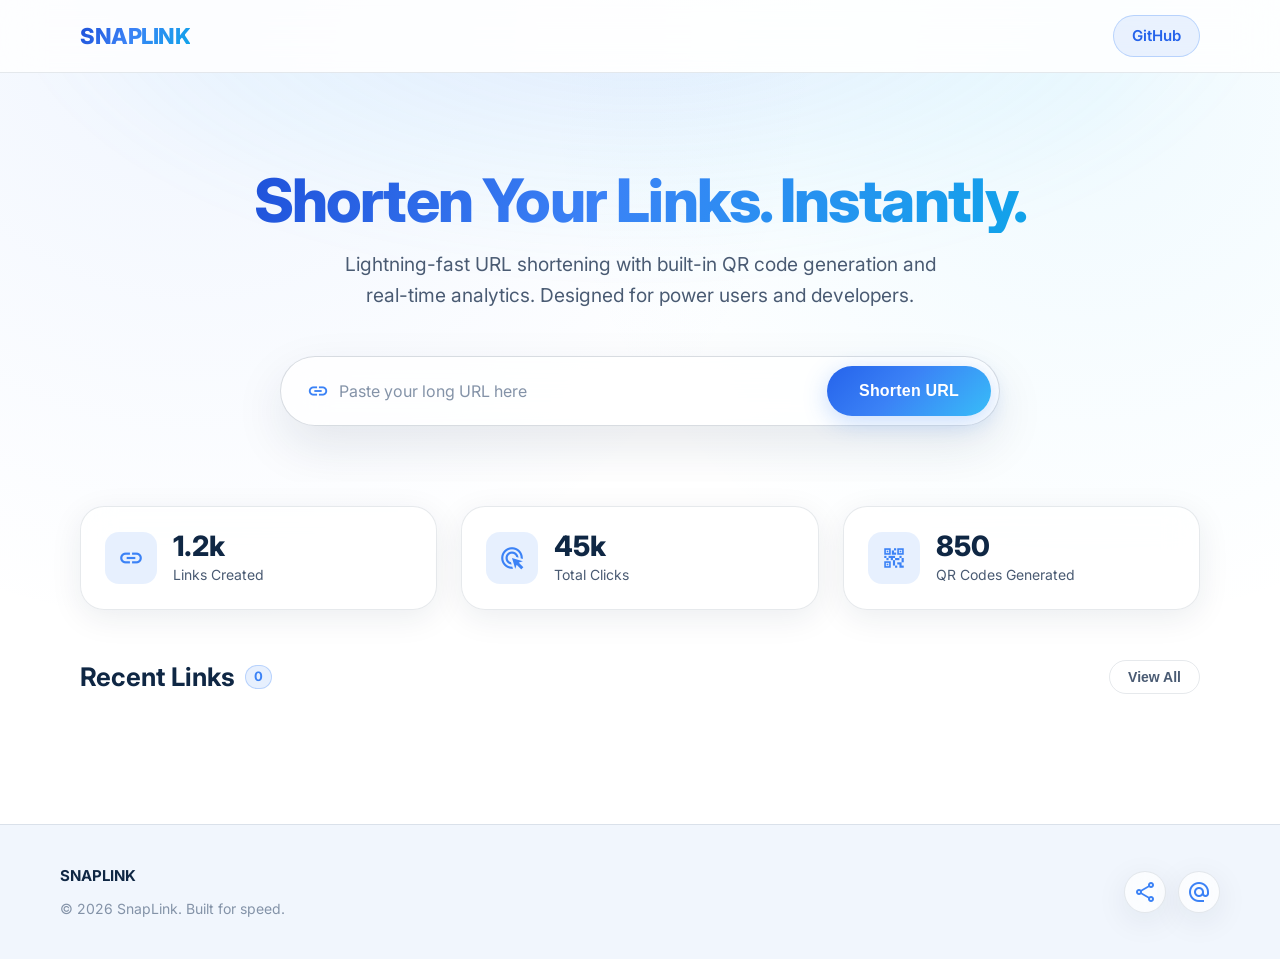
<file: index.html>
<!DOCTYPE html>
<html lang="en">
<head>
<meta charset="utf-8"/>
<meta name="viewport" content="width=device-width, initial-scale=1.0"/>
<title>SnapLink | Instant URL Shortener</title>

<!-- Fonts -->
<link rel="stylesheet" href="https://fonts.googleapis.com/css2?family=Inter:wght@400;500;600;700;800&family=Geist:wght@400;500;700&display=swap"/>
<link rel="stylesheet" href="https://fonts.googleapis.com/css2?family=Material+Symbols+Outlined:wght,FILL@100..700,0..1&display=swap"/>

<!-- Custom CSS -->
<link rel="stylesheet" href="style.css"/>
</head>
<body>

<!-- 1. Sticky Header -->
<header class="site-header">
<nav class="nav">
<div class="logo">
<span class="logo-text">SNAPLINK</span>
</div>
<div class="nav-links" id="navLinks">
<a class="nav-link github-btn" href="https://github.com/huzaifaraheem26">GitHub</a>
</div>
<button class="menu-icon" id="menuToggle" aria-label="Toggle menu" aria-expanded="false">
<span class="material-symbols-outlined">menu</span>
</button>
</nav>
</header>

<main>

<!-- 2. Hero Section -->
<section class="hero">
<div class="hero-glow"></div>
<div class="hero-content">
<h1 class="hero-title">Shorten Your Links. Instantly.</h1>
<p class="hero-subtitle">
    Lightning-fast URL shortening with built-in QR code generation and real-time analytics. Designed for power users and developers.
</p>
<div class="url-form glass-card">
<div class="input-wrapper">
<span class="material-symbols-outlined input-icon">link</span>
<input
    id="urlInput"
    class="url-input"
    placeholder="Paste your long URL here"
    type="url"
    inputmode="url"
    autocomplete="off"
    aria-label="Long URL to shorten"
/>
</div>
<button class="btn-primary" id="shortenBtn">Shorten URL</button>
</div>
</div>
</section>

<!-- 3. Result Card (hidden until a link is generated) -->
<section class="result-section">
<div class="result-card glass-card">
<div class="result-info">
<span class="result-label">Success! Your link is ready</span>
<div class="result-link-row">
<h2 id="shortUrl" class="result-link"></h2>
<button class="copy-btn" id="copyBtn" aria-label="Copy short link">
<span class="material-symbols-outlined">content_copy</span>
</button>
</div>
<div class="result-actions">
<button class="btn-outline" id="downloadQrBtn">
<span class="material-symbols-outlined">download</span>
    Download QR
</button>
</div>
</div>
<div class="qr-box">
<div class="qr-inner">
    <img id="qrImage" alt="QR code for your short link" style="display:none;">
<svg class="qr-svg" viewBox="0 0 24 24" aria-hidden="true">
<path d="M3 3h8v8H3V3zm2 2v4h4V5H5zm8-2h8v8h-8V3zm2 2v4h4V5h-4zM3 13h8v8H3v-8zm2 2v4h4v-4H5zm13-2h3v2h-3v-2zm-3 0h2v2h-2v-2zm3 3h3v2h-3v-2zm-3 0h2v2h-2v-2zm3 3h3v2h-3v-2zm-3 0h2v2h-2v-2zm0-6h2v2h-2v-2zm3 0h3v2h-3v-2zm-6 3h2v2h-2v-2zm0 3h2v2h-2v-2z"></path>
</svg>
</div>
</div>
</div>
</section>

<!-- 4. Stats Strip -->
<section class="stats-section">
<div class="stat-card glass-card">
<div class="stat-icon icon-primary">
<span class="material-symbols-outlined">link</span>
</div>
<div>
<div class="stat-value">1.2k</div>
<div class="stat-label">Links Created</div>
</div>
</div>
<div class="stat-card glass-card">
<div class="stat-icon icon-primary">
<span class="material-symbols-outlined">ads_click</span>
</div>
<div>
<div class="stat-value">45k</div>
<div class="stat-label">Total Clicks</div>
</div>
</div>
<div class="stat-card glass-card">
<div class="stat-icon icon-primary">
<span class="material-symbols-outlined">qr_code_2</span>
</div>
<div>
<div class="stat-value">850</div>
<div class="stat-label">QR Codes Generated</div>
</div>
</div>
</section>

<!-- 5. Recent Links -->
<section class="links-section">
<div class="links-header">
<div class="links-heading">
<h2 class="section-title">Recent Links</h2>
<span class="links-count" id="linksCount">0</span>
</div>
<button class="view-all-btn" id="viewAllBtn">View All</button>
</div>

<!-- Unified responsive link list -->
<div class="links-grid" id="linksList">
<!-- Data will be loaded dynamically -->
</div>
</section>

</main>

<!-- 6. Footer -->
<footer class="site-footer">
<div class="footer-inner">
<div class="footer-left">
<div class="footer-logo">
<span class="footer-logo-text">SNAPLINK</span>
</div>
<p class="footer-copy">© 2026 SnapLink. Built for speed.</p>
</div>
<div class="footer-links">
</div>
<div class="footer-social">
<a class="social-btn glass-card" href="#" id="shareBtn" role="button" aria-label="Share SnapLink"><span class="material-symbols-outlined">share</span></a>
<a class="social-btn glass-card" href="mailto:huzaifaraheem960@gmail.com?subject=SnapLink%20Inquiry">
    <span class="material-symbols-outlined">alternate_email</span>
</a>
</div>
</div>
</footer>

<!-- 7. Confirm Dialog -->
<div class="modal-overlay" id="confirmModal" aria-hidden="true">
<div class="modal-card glass-card" role="alertdialog" aria-modal="true" aria-labelledby="confirmTitle" aria-describedby="confirmMessage">
<div class="modal-icon">
<span class="material-symbols-outlined">delete</span>
</div>
<h3 class="modal-title" id="confirmTitle">Delete this link?</h3>
<p class="modal-message" id="confirmMessage">This action can't be undone. The short link will stop working.</p>
<div class="modal-actions">
<button class="btn-ghost" id="confirmCancel" type="button">Cancel</button>
<button class="btn-danger" id="confirmOk" type="button">Delete</button>
</div>
</div>
</div>

<script src="app.js"></script>
</body>
</html>
</file>
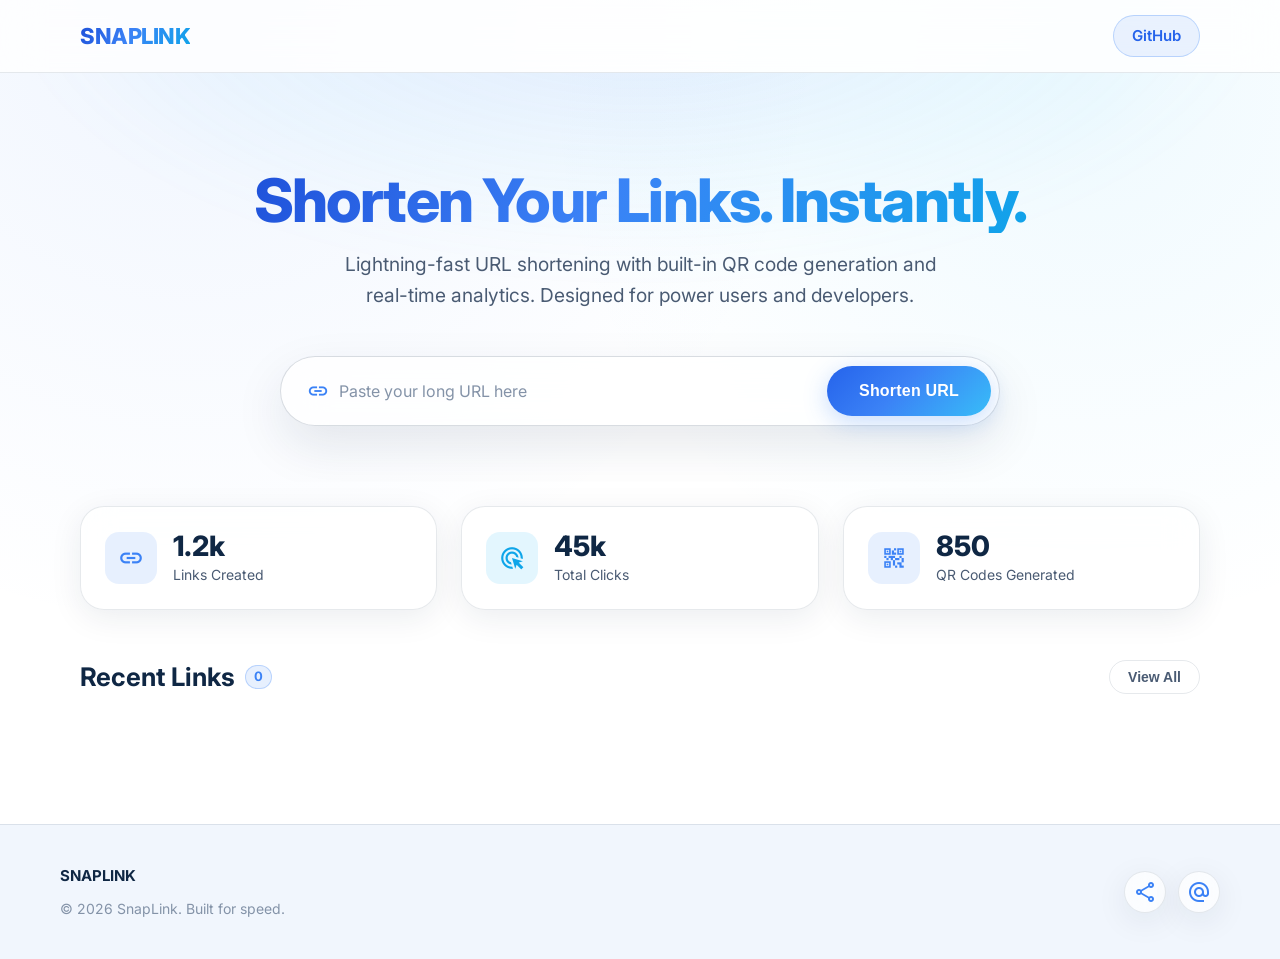
<file: code.html>
<!DOCTYPE html>
<html lang="en">
<head>
<meta charset="utf-8"/>
<meta name="viewport" content="width=device-width, initial-scale=1.0"/>
<title>SnapLink | Instant URL Shortener</title>

<!-- Fonts -->
<link rel="stylesheet" href="https://fonts.googleapis.com/css2?family=Inter:wght@400;500;600;700;800&family=Geist:wght@400;500;700&display=swap"/>
<link rel="stylesheet" href="https://fonts.googleapis.com/css2?family=Material+Symbols+Outlined:wght,FILL@100..700,0..1&display=swap"/>

<!-- Custom CSS -->
<link rel="stylesheet" href="style.css"/>
</head>
<body>

<!-- 1. Sticky Header -->
<header class="site-header">
<nav class="nav">
<div class="logo">
<span class="logo-text">SNAPLINK</span>
</div>
<div class="nav-links" id="navLinks">
<a class="nav-link github-btn" href="https://github.com/huzaifaraheem26">GitHub</a>
</div>
<button class="menu-icon" id="menuToggle" aria-label="Toggle menu" aria-expanded="false">
<span class="material-symbols-outlined">menu</span>
</button>
</nav>
</header>

<main>

<!-- 2. Hero Section -->
<section class="hero">
<div class="hero-glow"></div>
<div class="hero-content">
<h1 class="hero-title">Shorten Your Links. Instantly.</h1>
<p class="hero-subtitle">
    Lightning-fast URL shortening with built-in QR code generation and real-time analytics. Designed for power users and developers.
</p>
<div class="url-form glass-card">
<div class="input-wrapper">
<span class="material-symbols-outlined input-icon">link</span>
<input
    id="urlInput"
    class="url-input"
    placeholder="Paste your long URL here"
    type="url"
    inputmode="url"
    autocomplete="off"
    aria-label="Long URL to shorten"
/>
</div>
<button class="btn-primary" id="shortenBtn">Shorten URL</button>
</div>
</div>
</section>

<!-- 3. Result Card (hidden until a link is generated) -->
<section class="result-section">
<div class="result-card glass-card">
<div class="result-info">
<span class="result-label">Success! Your link is ready</span>
<div class="result-link-row">
<h2 id="shortUrl" class="result-link"></h2>
<button class="copy-btn" id="copyBtn" aria-label="Copy short link">
<span class="material-symbols-outlined">content_copy</span>
</button>
</div>
<div class="result-actions">
<button class="btn-outline" id="downloadQrBtn">
<span class="material-symbols-outlined">download</span>
    Download QR
</button>
</div>
</div>
<div class="qr-box">
<div class="qr-inner">
    <img id="qrImage" alt="QR code for your short link" style="display:none;">
<svg class="qr-svg" viewBox="0 0 24 24" aria-hidden="true">
<path d="M3 3h8v8H3V3zm2 2v4h4V5H5zm8-2h8v8h-8V3zm2 2v4h4V5h-4zM3 13h8v8H3v-8zm2 2v4h4v-4H5zm13-2h3v2h-3v-2zm-3 0h2v2h-2v-2zm3 3h3v2h-3v-2zm-3 0h2v2h-2v-2zm3 3h3v2h-3v-2zm-3 0h2v2h-2v-2zm0-6h2v2h-2v-2zm3 0h3v2h-3v-2zm-6 3h2v2h-2v-2zm0 3h2v2h-2v-2z"></path>
</svg>
</div>
</div>
</div>
</section>

<!-- 4. Stats Strip -->
<section class="stats-section">
<div class="stat-card glass-card">
<div class="stat-icon icon-primary">
<span class="material-symbols-outlined">link</span>
</div>
<div>
<div class="stat-value">1.2k</div>
<div class="stat-label">Links Created</div>
</div>
</div>
<div class="stat-card glass-card">
<div class="stat-icon icon-secondary">
<span class="material-symbols-outlined">ads_click</span>
</div>
<div>
<div class="stat-value">45k</div>
<div class="stat-label">Total Clicks</div>
</div>
</div>
<div class="stat-card glass-card">
<div class="stat-icon icon-primary">
<span class="material-symbols-outlined">qr_code_2</span>
</div>
<div>
<div class="stat-value">850</div>
<div class="stat-label">QR Codes Generated</div>
</div>
</div>
</section>

<!-- 5. Recent Links -->
<section class="links-section">
<div class="links-header">
<div class="links-heading">
<h2 class="section-title">Recent Links</h2>
<span class="links-count" id="linksCount">0</span>
</div>
<button class="view-all-btn" id="viewAllBtn">View All</button>
</div>

<!-- Unified responsive link list -->
<div class="links-grid" id="linksList">
<!-- Data will be loaded dynamically -->
</div>
</section>

</main>

<!-- 6. Footer -->
<footer class="site-footer">
<div class="footer-inner">
<div class="footer-left">
<div class="footer-logo">
<span class="footer-logo-text">SNAPLINK</span>
</div>
<p class="footer-copy">© 2026 SnapLink. Built for speed.</p>
</div>
<div class="footer-links">
</div>
<div class="footer-social">
<a class="social-btn glass-card" href="#" id="shareBtn" role="button" aria-label="Share SnapLink"><span class="material-symbols-outlined">share</span></a>
<a class="social-btn glass-card" href="mailto:huzaifaraheem960@gmail.com?subject=SnapLink%20Inquiry">
    <span class="material-symbols-outlined">alternate_email</span>
</a>
</div>
</div>
</footer>

<script src="app.js"></script>
</body>
</html>
</file>
<file: style.css>
/* ============================================================
   SnapLink — clean light theme
   Palette: white canvas, light-blue (sky) accents, slate text
   Fully responsive: mobile / tablet / desktop
   ============================================================ */

:root {
    /* Surfaces */
    --color-bg: #ffffff;
    --color-bg-alt: #f1f6fd;
    --color-surface: #f7fafe;
    --color-surface-2: #eef4fd;
    --color-surface-glass: rgba(255, 255, 255, 0.72);

    /* Brand accents — light blue */
    --color-primary: #3b82f6;
    --color-primary-strong: #2563eb;
    --color-secondary: #38bdf8;
    --color-secondary-strong: #0ea5e9;

    /* Text */
    --color-on-surface: #0f2744;
    --color-on-surface-variant: #4a5b73;
    --color-muted: #8493a8;
    --color-error: #ef4444;
    --color-success: #10b981;

    /* Lines & effects */
    --color-border: rgba(15, 39, 68, 0.10);
    --color-border-strong: rgba(15, 39, 68, 0.16);
    --gradient-brand: linear-gradient(135deg, #2563eb 0%, #3b82f6 45%, #38bdf8 100%);
    --gradient-text: linear-gradient(120deg, #1d4ed8 0%, #3b82f6 45%, #0ea5e9 100%);
    --glow-primary: 0 0 40px rgba(59, 130, 246, 0.25);

    /* Radii */
    --radius-sm: 0.375rem;
    --radius-md: 0.625rem;
    --radius-lg: 0.875rem;
    --radius-xl: 1.125rem;
    --radius-2xl: 1.5rem;
    --radius-full: 9999px;

    /* Spacing */
    --space-xs: 8px;
    --space-sm: 12px;
    --space-md: 16px;
    --space-lg: 24px;
    --space-xl: 40px;
    --space-2xl: 64px;

    /* Layout */
    --gutter: 24px;
    --margin-mobile: 20px;
    --margin-desktop: 40px;
    --container-max: 1200px;
    --header-h: 72px;
}

* { box-sizing: border-box; }

html { scroll-behavior: smooth; }

body {
    margin: 0;
    min-height: 100vh;
    background-color: var(--color-bg);
    background-image:
        radial-gradient(circle at 15% 0%, rgba(59, 130, 246, 0.08) 0%, transparent 45%),
        radial-gradient(circle at 85% 10%, rgba(56, 189, 248, 0.08) 0%, transparent 40%);
    background-attachment: fixed;
    color: var(--color-on-surface);
    font-family: 'Inter', system-ui, -apple-system, sans-serif;
    line-height: 1.5;
    overflow-x: hidden;
    -webkit-font-smoothing: antialiased;
}

a { text-decoration: none; color: inherit; }
img { max-width: 100%; display: block; }

.material-symbols-outlined {
    font-variation-settings: 'FILL' 0, 'wght' 400, 'GRAD' 0, 'opsz' 24;
    display: inline-flex;
    align-items: center;
    justify-content: center;
    vertical-align: middle;
    line-height: 1;
}

/* ---------- Reusable ---------- */

.glass-card {
    background: var(--color-surface-glass);
    -webkit-backdrop-filter: blur(16px);
    backdrop-filter: blur(16px);
    border: 1px solid var(--color-border);
    border-radius: var(--radius-2xl);
    box-shadow: 0 8px 32px rgba(15, 39, 68, 0.08);
}

@supports not ((-webkit-backdrop-filter: blur(1px)) or (backdrop-filter: blur(1px))) {
    .glass-card { background: rgba(255, 255, 255, 0.95); }
    .site-header { background: rgba(255, 255, 255, 0.97) !important; }
}

.hero-glow {
    position: absolute;
    inset: -20% 0 auto 0;
    height: 70%;
    z-index: 0;
    pointer-events: none;
    background: radial-gradient(ellipse at 50% 0%, rgba(59, 130, 246, 0.14) 0%, rgba(56, 189, 248, 0.05) 45%, transparent 70%);
    filter: blur(20px);
}

.text-gradient {
    background: var(--gradient-text);
    -webkit-background-clip: text;
    background-clip: text;
    -webkit-text-fill-color: transparent;
}

/* ---------- Buttons ---------- */

.btn-primary {
    display: inline-flex;
    align-items: center;
    justify-content: center;
    gap: 8px;
    background: var(--gradient-brand);
    color: #ffffff;
    font-weight: 700;
    font-size: 16px;
    letter-spacing: 0.2px;
    border: none;
    padding: 16px 32px;
    border-radius: var(--radius-full);
    cursor: pointer;
    white-space: nowrap;
    box-shadow: 0 6px 24px rgba(59, 130, 246, 0.28);
    transition: transform 0.18s ease, box-shadow 0.25s ease, filter 0.2s ease;
}
.btn-primary:hover { transform: translateY(-2px); box-shadow: 0 10px 32px rgba(59, 130, 246, 0.4); filter: brightness(1.05); }
.btn-primary:active { transform: translateY(0) scale(0.98); }
.btn-primary:focus-visible { outline: 2px solid var(--color-primary); outline-offset: 3px; }

.btn-outline {
    display: inline-flex;
    align-items: center;
    gap: 8px;
    background: rgba(56, 189, 248, 0.10);
    color: var(--color-secondary-strong);
    border: 1px solid rgba(56, 189, 248, 0.40);
    padding: 10px 20px;
    border-radius: var(--radius-full);
    cursor: pointer;
    font-size: 14px;
    font-weight: 600;
    transition: background 0.2s ease, border-color 0.2s ease, transform 0.15s ease;
}
.btn-outline:hover { background: rgba(56, 189, 248, 0.18); border-color: var(--color-secondary-strong); }
.btn-outline:active { transform: scale(0.97); }
.btn-outline .material-symbols-outlined { font-size: 18px; }

/* ---------- Header ---------- */

.site-header {
    position: fixed;
    top: 0; left: 0; right: 0;
    width: 100%;
    background: rgba(255, 255, 255, 0.78);
    -webkit-backdrop-filter: blur(20px);
    backdrop-filter: blur(20px);
    border-bottom: 1px solid var(--color-border);
    z-index: 100;
}

.nav {
    display: flex;
    justify-content: space-between;
    align-items: center;
    gap: var(--space-md);
    padding: 14px var(--margin-mobile);
    max-width: var(--container-max);
    margin: 0 auto;
    min-height: var(--header-h);
}

.logo { display: flex; align-items: center; gap: 10px; }
.logo-img { height: 30px; width: auto; }
.logo-text {
    font-weight: 800;
    font-size: 22px;
    letter-spacing: -0.02em;
    background: var(--gradient-text);
    -webkit-background-clip: text;
    background-clip: text;
    -webkit-text-fill-color: transparent;
}

.nav-links {
    display: none;
    align-items: center;
    gap: var(--space-lg);
}

.nav-link {
    color: var(--color-on-surface-variant);
    font-size: 15px;
    font-weight: 500;
    transition: color 0.2s ease;
}
.nav-link:hover { color: var(--color-on-surface); }
.nav-link.active { color: var(--color-primary); font-weight: 600; }

.nav-link.github-btn {
    color: var(--color-primary-strong);
    padding: 9px 18px;
    background: rgba(59, 130, 246, 0.10);
    border: 1px solid rgba(59, 130, 246, 0.28);
    border-radius: var(--radius-full);
    font-weight: 600;
    transition: background 0.2s ease, border-color 0.2s ease;
}
.nav-link.github-btn:hover { background: rgba(59, 130, 246, 0.18); border-color: var(--color-primary); }

.menu-icon {
    display: inline-flex;
    align-items: center;
    justify-content: center;
    width: 44px; height: 44px;
    padding: 0;
    background: rgba(59, 130, 246, 0.06);
    border: 1px solid var(--color-border);
    border-radius: var(--radius-md);
    color: var(--color-primary);
    cursor: pointer;
    transition: background 0.2s ease;
}
.menu-icon:hover { background: rgba(59, 130, 246, 0.10); }
.menu-icon .material-symbols-outlined { font-size: 26px; }

/* ---------- Main / Hero ---------- */

main { padding-top: var(--header-h); }

.hero {
    position: relative;
    padding: clamp(48px, 8vw, 96px) var(--margin-mobile) clamp(32px, 5vw, 56px);
    overflow: hidden;
}

.hero-content {
    position: relative;
    z-index: 1;
    max-width: 820px;
    margin: 0 auto;
    text-align: center;
}

.hero-title {
    font-size: clamp(2rem, 6vw, 3.75rem);
    font-weight: 800;
    letter-spacing: -0.03em;
    line-height: 1.08;
    margin: 0 0 var(--space-md);
    background: var(--gradient-text);
    -webkit-background-clip: text;
    background-clip: text;
    -webkit-text-fill-color: transparent;
}

.hero-subtitle {
    max-width: 620px;
    margin: 0 auto;
    font-size: clamp(1rem, 2.2vw, 1.2rem);
    line-height: 1.65;
    color: var(--color-on-surface-variant);
}

/* ---------- URL Form (the paste-URL section) ---------- */

.url-form {
    max-width: 720px;
    margin: clamp(28px, 5vw, 44px) auto 0;
    padding: 8px;
    display: flex;
    align-items: center;
    gap: 8px;
    background: var(--color-surface-glass);
    -webkit-backdrop-filter: blur(20px);
    backdrop-filter: blur(20px);
    border: 1px solid var(--color-border-strong);
    border-radius: var(--radius-full);
    box-shadow: 0 20px 50px rgba(15, 39, 68, 0.10);
    transition: border-color 0.25s ease, box-shadow 0.25s ease, transform 0.25s ease;
}
.url-form:focus-within {
    border-color: rgba(59, 130, 246, 0.55);
    box-shadow: 0 20px 50px rgba(15, 39, 68, 0.10), 0 0 0 4px rgba(59, 130, 246, 0.15), var(--glow-primary);
    transform: translateY(-2px);
}

.input-wrapper {
    flex: 1;
    position: relative;
    display: flex;
    align-items: center;
    min-width: 0;
}

.input-icon {
    position: absolute;
    left: 18px;
    color: var(--color-primary);
    font-size: 22px;
    pointer-events: none;
}

.url-input {
    width: 100%;
    background: transparent;
    border: none;
    color: var(--color-on-surface);
    padding: 16px 16px 16px 50px;
    font-size: 16px;
    font-family: inherit;
    outline: none;
    text-overflow: ellipsis;
}
.url-input::placeholder { color: var(--color-muted); }
/* shake feedback for invalid input (triggered from JS via class) */
.url-form.invalid { border-color: rgba(239, 68, 68, 0.6); box-shadow: 0 0 0 4px rgba(239, 68, 68, 0.15); }

/* ---------- Result Card + QR ---------- */

.result-section {
    display: none;               /* hidden until a link is generated */
    padding: var(--space-lg) var(--margin-mobile);
    animation: fadeUp 0.4s ease;
}
.result-section.is-visible { display: block; }

@keyframes fadeUp {
    from { opacity: 0; transform: translateY(16px); }
    to   { opacity: 1; transform: translateY(0); }
}

.result-card {
    max-width: 720px;
    margin: 0 auto;
    padding: clamp(20px, 4vw, 32px);
    display: flex;
    flex-direction: column;
    align-items: center;
    gap: var(--space-lg);
    text-align: center;
    border-color: rgba(59, 130, 246, 0.25);
}

.result-info { flex: 1; min-width: 0; width: 100%; }

.result-label {
    display: inline-flex;
    align-items: center;
    gap: 6px;
    color: var(--color-success);
    font-size: 13px;
    font-weight: 600;
    letter-spacing: 0.06em;
    text-transform: uppercase;
}

.result-link-row {
    display: flex;
    align-items: center;
    justify-content: center;
    gap: 10px;
    margin: 14px 0 18px;
    padding: 12px 16px;
    background: rgba(59, 130, 246, 0.06);
    border: 1px solid var(--color-border);
    border-radius: var(--radius-lg);
}

.result-link {
    color: var(--color-primary-strong);
    font-weight: 700;
    font-size: clamp(1.05rem, 3.5vw, 1.4rem);
    margin: 0;
    word-break: break-all;
    overflow-wrap: anywhere;
}

.copy-btn {
    flex-shrink: 0;
    background: rgba(15, 39, 68, 0.04);
    border: 1px solid var(--color-border);
    padding: 8px;
    border-radius: var(--radius-md);
    cursor: pointer;
    color: var(--color-primary);
    transition: background 0.2s ease, color 0.2s ease;
}
.copy-btn:hover { background: rgba(59, 130, 246, 0.12); color: var(--color-primary-strong); }
.copy-btn.copied { color: var(--color-success); border-color: rgba(16, 185, 129, 0.4); }

.result-actions {
    display: flex;
    justify-content: center;
    gap: var(--space-sm);
    flex-wrap: wrap;
}

.qr-box {
    background: #ffffff;
    padding: 12px;
    border-radius: var(--radius-lg);
    border: 1px solid var(--color-border);
    box-shadow: 0 12px 30px rgba(15, 39, 68, 0.10);
    flex-shrink: 0;
}

.qr-inner {
    width: 128px;
    height: 128px;
    display: flex;
    align-items: center;
    justify-content: center;
    border-radius: var(--radius-sm);
    overflow: hidden;
}
.qr-inner img { width: 100%; height: 100%; object-fit: contain; }
.qr-svg { width: 80%; height: 80%; fill: #1d4ed8; }

/* ---------- Stats ---------- */

.stats-section {
    padding: var(--space-lg) var(--margin-mobile);
    max-width: var(--container-max);
    margin: 0 auto;
    display: grid;
    grid-template-columns: 1fr;
    gap: var(--gutter);
}

.stat-card {
    padding: var(--space-lg);
    display: flex;
    align-items: center;
    gap: var(--space-md);
    transition: transform 0.2s ease, border-color 0.2s ease;
}
.stat-card:hover { transform: translateY(-3px); border-color: var(--color-border-strong); }

.stat-icon {
    width: 52px; height: 52px;
    border-radius: var(--radius-lg);
    display: flex;
    align-items: center;
    justify-content: center;
    flex-shrink: 0;
}
.stat-icon .material-symbols-outlined { font-size: 26px; }
.icon-primary { background: rgba(59, 130, 246, 0.12); color: var(--color-primary); }
.icon-secondary { background: rgba(56, 189, 248, 0.14); color: var(--color-secondary-strong); }

.stat-value { font-size: 28px; font-weight: 800; line-height: 1.1; }
.stat-label { color: var(--color-on-surface-variant); font-size: 14px; margin-top: 2px; }

/* ---------- Recent Links ---------- */

.links-section {
    padding: var(--space-lg) var(--margin-mobile) var(--space-2xl);
    max-width: var(--container-max);
    margin: 0 auto;
}

.links-header {
    display: flex;
    align-items: center;
    justify-content: space-between;
    gap: var(--space-md);
    margin-bottom: var(--space-lg);
}

.links-heading { display: flex; align-items: center; gap: 10px; }

.section-title { font-size: clamp(1.25rem, 4vw, 1.6rem); font-weight: 700; margin: 0; }

.links-count {
    display: inline-flex;
    align-items: center;
    justify-content: center;
    min-width: 26px;
    height: 24px;
    padding: 0 8px;
    font-size: 13px;
    font-weight: 700;
    color: var(--color-primary);
    background: rgba(59, 130, 246, 0.12);
    border: 1px solid rgba(59, 130, 246, 0.28);
    border-radius: var(--radius-full);
}

.view-all-btn {
    background: none;
    border: 1px solid var(--color-border);
    color: var(--color-on-surface-variant);
    padding: 8px 18px;
    border-radius: var(--radius-full);
    font-size: 14px;
    font-weight: 600;
    cursor: pointer;
    transition: color 0.2s ease, border-color 0.2s ease;
}
.view-all-btn:hover { color: var(--color-primary); border-color: rgba(59, 130, 246, 0.4); }

/* Unified link list */
.links-grid {
    display: flex;
    flex-direction: column;
    gap: var(--space-sm);
}

.link-card {
    display: grid;
    grid-template-columns: auto 1fr auto;
    align-items: center;
    gap: var(--space-md);
    padding: 14px var(--space-md);
    border-radius: var(--radius-xl);
    position: relative;
    transition: transform 0.2s ease, border-color 0.2s ease, box-shadow 0.2s ease;
}
.link-card:hover {
    transform: translateY(-2px);
    border-color: rgba(59, 130, 246, 0.35);
    box-shadow: 0 10px 30px rgba(15, 39, 68, 0.10), 0 0 0 1px rgba(59, 130, 246, 0.10);
}

/* Gradient initial tile */
.link-card-avatar {
    width: 44px;
    height: 44px;
    flex-shrink: 0;
    display: flex;
    align-items: center;
    justify-content: center;
    font-weight: 800;
    font-size: 18px;
    color: #fff;
    border-radius: var(--radius-md);
    background: var(--gradient-brand);
    box-shadow: 0 4px 14px rgba(59, 130, 246, 0.30);
}

.link-card-main { min-width: 0; }

.link-card-short {
    display: inline-flex;
    align-items: center;
    gap: 6px;
    max-width: 100%;
    color: var(--color-primary);
    font-family: 'Geist', 'Inter', monospace;
    font-weight: 600;
    font-size: 15px;
    transition: color 0.2s ease;
}
.link-card-short:hover { color: var(--color-secondary-strong); }
.link-card-short .material-symbols-outlined { font-size: 18px; flex-shrink: 0; }
.link-card-short-text { overflow: hidden; text-overflow: ellipsis; white-space: nowrap; }

.link-card-dest {
    margin-top: 3px;
    font-size: 13px;
    color: var(--color-on-surface-variant);
    overflow: hidden;
    text-overflow: ellipsis;
    white-space: nowrap;
}

/* Clicks badge */
.link-card-clicks {
    flex-shrink: 0;
    display: flex;
    flex-direction: column;
    align-items: center;
    justify-content: center;
    min-width: 68px;
    padding: 6px 12px;
    border-radius: var(--radius-md);
    background: rgba(56, 189, 248, 0.10);
    border: 1px solid rgba(56, 189, 248, 0.22);
}
.link-card-clicks-value { font-size: 17px; font-weight: 700; color: var(--color-secondary-strong); line-height: 1.1; }
.link-card-clicks-label { font-size: 11px; color: var(--color-on-surface-variant); text-transform: uppercase; letter-spacing: 0.05em; }

.link-card-actions { display: flex; align-items: center; gap: 4px; flex-shrink: 0; }

.icon-btn {
    display: inline-flex;
    align-items: center;
    justify-content: center;
    width: 38px;
    height: 38px;
    background: rgba(15, 39, 68, 0.03);
    border: 1px solid var(--color-border);
    border-radius: var(--radius-md);
    color: var(--color-primary);
    cursor: pointer;
    transition: background 0.2s ease, color 0.2s ease, border-color 0.2s ease;
}
.icon-btn .material-symbols-outlined { font-size: 20px; }
.copy-link-btn:hover { background: rgba(59, 130, 246, 0.12); color: var(--color-primary-strong); border-color: rgba(59, 130, 246, 0.35); }
.copy-link-btn.copied { color: var(--color-success); border-color: rgba(16, 185, 129, 0.4); }
.delete-btn:hover { background: rgba(239, 68, 68, 0.10); color: var(--color-error); border-color: rgba(239, 68, 68, 0.35); }

/* Empty state */
.links-empty {
    text-align: center;
    padding: var(--space-2xl) var(--space-lg);
    color: var(--color-on-surface-variant);
}
.links-empty .material-symbols-outlined {
    font-size: 48px;
    color: var(--color-primary);
    margin-bottom: 12px;
}
.links-empty-title { font-size: 17px; font-weight: 700; color: var(--color-on-surface); margin: 0 0 4px; }
.links-empty-sub { font-size: 14px; margin: 0; }

/* Small screens: let clicks + actions wrap under the link */
@media (max-width: 560px) {
    .link-card {
        grid-template-columns: auto 1fr;
        grid-template-areas:
            "avatar main"
            "clicks actions";
        row-gap: var(--space-sm);
    }
    .link-card-avatar { grid-area: avatar; }
    .link-card-main { grid-area: main; }
    .link-card-clicks {
        grid-area: clicks;
        flex-direction: row;
        gap: 5px;
        align-self: start;
    }
    .link-card-clicks-label { font-size: 12px; }
    .link-card-actions { grid-area: actions; justify-content: flex-end; }
}

/* ---------- Footer ---------- */

.site-footer {
    width: 100%;
    margin-top: var(--space-xl);
    border-top: 1px solid var(--color-border);
    background: var(--color-bg-alt);
}

.footer-inner {
    display: flex;
    flex-direction: column;
    align-items: center;
    gap: var(--space-lg);
    padding: var(--space-xl) var(--margin-mobile);
    max-width: var(--container-max);
    margin: 0 auto;
    text-align: center;
}

.footer-left { display: flex; flex-direction: column; align-items: center; gap: 10px; }
.footer-logo { display: flex; align-items: center; gap: 8px; }
.footer-logo-img { height: 24px; width: auto; }
.footer-logo-text { font-weight: 700; font-size: 15px; color: var(--color-on-surface); }
.footer-copy { color: var(--color-muted); font-size: 14px; margin: 0; }

.footer-links {
    display: flex;
    flex-wrap: wrap;
    justify-content: center;
    gap: var(--space-lg);
}
.footer-links a { color: var(--color-on-surface-variant); font-size: 14px; transition: color 0.2s ease; }
.footer-links a:hover { color: var(--color-primary); }

.footer-social { display: flex; gap: 12px; }
.social-btn {
    width: 42px; height: 42px;
    border-radius: var(--radius-full);
    display: flex;
    align-items: center;
    justify-content: center;
    color: var(--color-primary);
    transition: color 0.2s ease, transform 0.2s ease;
}
.social-btn:hover { color: var(--color-primary-strong); transform: translateY(-2px); }

/* ---------- Confirm Modal ---------- */

.modal-overlay {
    position: fixed;
    inset: 0;
    z-index: 200;
    display: flex;
    justify-content: center;
    /* mobile default: centered vertically */
    align-items: center;
    padding: var(--margin-mobile);
    background: rgba(15, 39, 68, 0.28);
    -webkit-backdrop-filter: blur(4px);
    backdrop-filter: blur(4px);
    opacity: 0;
    visibility: hidden;
    transition: opacity 0.2s ease, visibility 0.2s ease;
}
.modal-overlay.is-open { opacity: 1; visibility: visible; }

.modal-card {
    width: 100%;
    max-width: 400px;
    padding: clamp(24px, 5vw, 32px);
    text-align: center;
    border-color: var(--color-border-strong);
    box-shadow: 0 24px 60px rgba(15, 39, 68, 0.22);
    transform: translateY(12px) scale(0.96);
    transition: transform 0.22s cubic-bezier(0.22, 1, 0.36, 1);
}
.modal-overlay.is-open .modal-card { transform: translateY(0) scale(1); }

.modal-icon {
    width: 56px;
    height: 56px;
    margin: 0 auto var(--space-md);
    display: flex;
    align-items: center;
    justify-content: center;
    border-radius: var(--radius-full);
    background: rgba(59, 130, 246, 0.12);
    color: var(--color-primary);
}
.modal-icon .material-symbols-outlined { font-size: 28px; }

.modal-title {
    margin: 0 0 8px;
    font-size: 1.25rem;
    font-weight: 700;
    color: var(--color-on-surface);
}

.modal-message {
    margin: 0 0 var(--space-lg);
    font-size: 0.95rem;
    line-height: 1.55;
    color: var(--color-on-surface-variant);
}

.modal-actions {
    display: flex;
    gap: var(--space-sm);
    justify-content: center;
}

.btn-ghost,
.btn-danger {
    flex: 1;
    padding: 12px 20px;
    border-radius: var(--radius-full);
    font-size: 15px;
    font-weight: 600;
    cursor: pointer;
    transition: background 0.2s ease, border-color 0.2s ease, transform 0.15s ease, box-shadow 0.25s ease;
}
.btn-ghost:active,
.btn-danger:active { transform: scale(0.97); }

.btn-ghost {
    background: rgba(59, 130, 246, 0.08);
    color: var(--color-primary-strong);
    border: 1px solid rgba(59, 130, 246, 0.28);
}
.btn-ghost:hover { background: rgba(59, 130, 246, 0.16); border-color: var(--color-primary); }

.btn-danger {
    background: var(--color-error);
    color: #ffffff;
    border: 1px solid var(--color-error);
    box-shadow: 0 6px 18px rgba(239, 68, 68, 0.30);
}
.btn-danger:hover { background: #dc2626; border-color: #dc2626; box-shadow: 0 8px 22px rgba(239, 68, 68, 0.40); }
.btn-ghost:focus-visible,
.btn-danger:focus-visible { outline: 2px solid var(--color-primary); outline-offset: 2px; }

/* Desktop / laptop: keep the dialog centered on screen */
@media (min-width: 768px) {
    .modal-overlay {
        align-items: center;
        padding-top: var(--margin-mobile);
    }
}

/* ============================================================
   RESPONSIVE BREAKPOINTS
   ============================================================ */

/* Mobile: stack the URL form vertically */
@media (max-width: 639px) {
    .url-form {
        flex-direction: column;
        border-radius: var(--radius-2xl);
        padding: 12px;
        gap: 12px;
    }
    .input-wrapper {
        width: 100%;
        background: rgba(59, 130, 246, 0.06);
        border-radius: var(--radius-full);
    }
    .btn-primary { width: 100%; }
}

/* Tablet and up */
@media (min-width: 640px) {
    .stats-section { grid-template-columns: repeat(3, 1fr); }
}

/* Desktop nav + spacing */
@media (min-width: 768px) {
    .nav-links { display: flex; }
    .menu-icon { display: none; }
    .nav { padding: 14px var(--margin-desktop); }

    .hero { padding-left: var(--margin-desktop); padding-right: var(--margin-desktop); }
    .result-section,
    .stats-section,
    .links-section { padding-left: var(--margin-desktop); padding-right: var(--margin-desktop); }

    /* Result card becomes side-by-side */
    .result-card { flex-direction: row; text-align: left; align-items: center; }
    .result-info { text-align: left; }
    .result-label { justify-content: flex-start; }
    .result-link-row { justify-content: flex-start; }
    .result-actions { justify-content: flex-start; }

    .footer-inner { flex-direction: row; justify-content: space-between; text-align: left; }
    .footer-left { align-items: flex-start; }
}

/* Large desktop: a touch more breathing room */
@media (min-width: 1024px) {
    .qr-inner { width: 140px; height: 140px; }
}

/* ---------- Mobile nav dropdown (when toggled open) ---------- */
@media (max-width: 767px) {
    .nav-links.open {
        display: flex;
        flex-direction: column;
        align-items: stretch;
        gap: 4px;
        position: absolute;
        top: var(--header-h);
        left: 0;
        right: 0;
        padding: var(--space-md) var(--margin-mobile) var(--space-lg);
        background: rgba(255, 255, 255, 0.98);
        -webkit-backdrop-filter: blur(20px);
        backdrop-filter: blur(20px);
        border-bottom: 1px solid var(--color-border);
        box-shadow: 0 20px 40px rgba(15, 39, 68, 0.12);
    }
    .nav-links.open .nav-link {
        padding: 12px 8px;
        border-radius: var(--radius-md);
        font-size: 16px;
    }
    .nav-links.open .nav-link:hover { background: rgba(15, 39, 68, 0.04); }
    .nav-links.open .github-btn { text-align: center; margin-top: 8px; }
}

/* Respect reduced motion */
@media (prefers-reduced-motion: reduce) {
    *, *::before, *::after {
        animation-duration: 0.01ms !important;
        transition-duration: 0.01ms !important;
        scroll-behavior: auto !important;
    }
}
</file>
